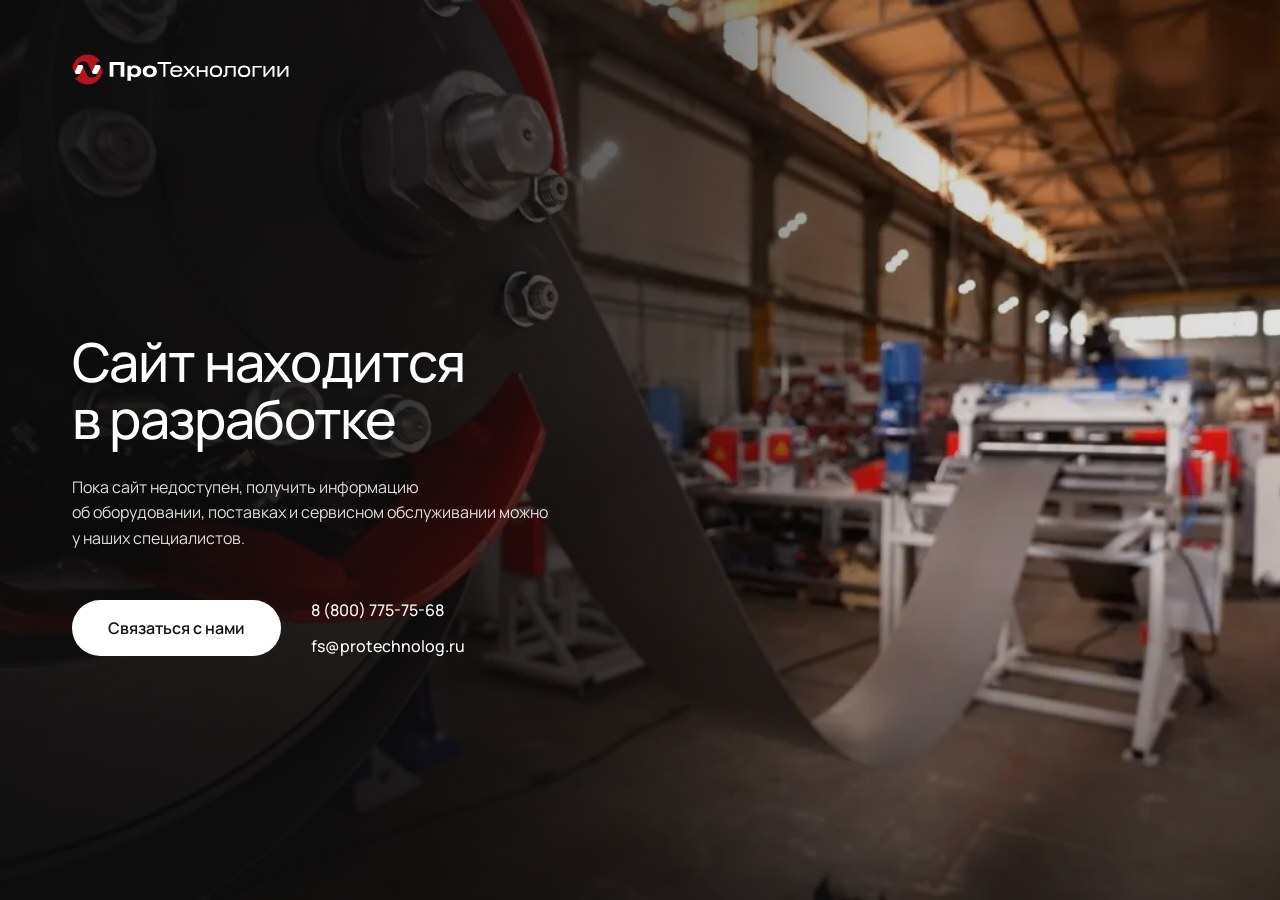
<file: index.html>
<!DOCTYPE html>
<html lang="ru">
<head>
  <meta charset="utf-8">
  <meta name="viewport" content="width=device-width, initial-scale=1, viewport-fit=cover">
  <title>Сайт в разработке — FeedSystems</title>
  <meta name="description" content="Сайт FeedSystems временно недоступен и находится в разработке. Информацию об оборудовании, поставках и сервисном обслуживании можно получить у специалистов «ПроТехнологии» по телефону 8 (800) 775-75-68.">

  <!-- ЗАГЛУШКА: удалите эту строку после запуска полноценного сайта, чтобы разрешить индексацию -->
  <meta name="robots" content="noindex, follow">

  <link rel="canonical" href="https://feedsystems.ru/">
  <meta name="theme-color" content="#121212">
  <meta name="format-detection" content="telephone=no">

  <link rel="icon" href="favicon.ico?v=2" sizes="32x32">
  <link rel="icon" href="favicon.svg?v=2" type="image/svg+xml">
  <link rel="apple-touch-icon" href="apple-touch-icon.png?v=2">

  <link rel="preload" href="fonts/manrope-cyrillic-wght-normal.woff2" as="font" type="font/woff2" crossorigin>
  <link rel="stylesheet" href="css/style.css">
</head>
<body>
  <div class="bg" aria-hidden="true">
    <picture>
      <source media="(max-width: 767px) and (orientation: portrait)" srcset="assets/background-mobile.webp">
      <source media="(max-width: 1440px)" srcset="assets/background-1280.webp 1280w, assets/background.webp 1920w" sizes="100vw">
      <img class="bg__img" src="assets/background.webp" alt="" width="1920" height="1080" fetchpriority="high">
    </picture>
  </div>

  <div class="page">
    <header class="header">
      <img class="logo" src="assets/logo.svg" alt="ПроТехнологии" width="212" height="31">
    </header>

    <main class="hero">
      <h1 class="hero__title">Сайт находится <br class="br-wide">в&nbsp;разработке</h1>
      <p class="hero__text">Пока сайт недоступен, получить информацию <br class="br-wide">об&nbsp;оборудовании, поставках и&nbsp;сервисном обслуживании можно у&nbsp;наших специалистов.</p>

      <div class="hero__actions">
        <a class="btn" href="https://protechnolog.ru/contact/">Связаться с&nbsp;нами</a>
        <ul class="contacts">
          <li><a class="contacts__link" href="tel:+78007757568">8&nbsp;(800)&nbsp;775-75-68</a></li>
          <li><a class="contacts__link" href="mailto:fs@protechnolog.ru">fs@protechnolog.ru</a></li>
        </ul>
      </div>
    </main>
  </div>
</body>
</html>
</file>
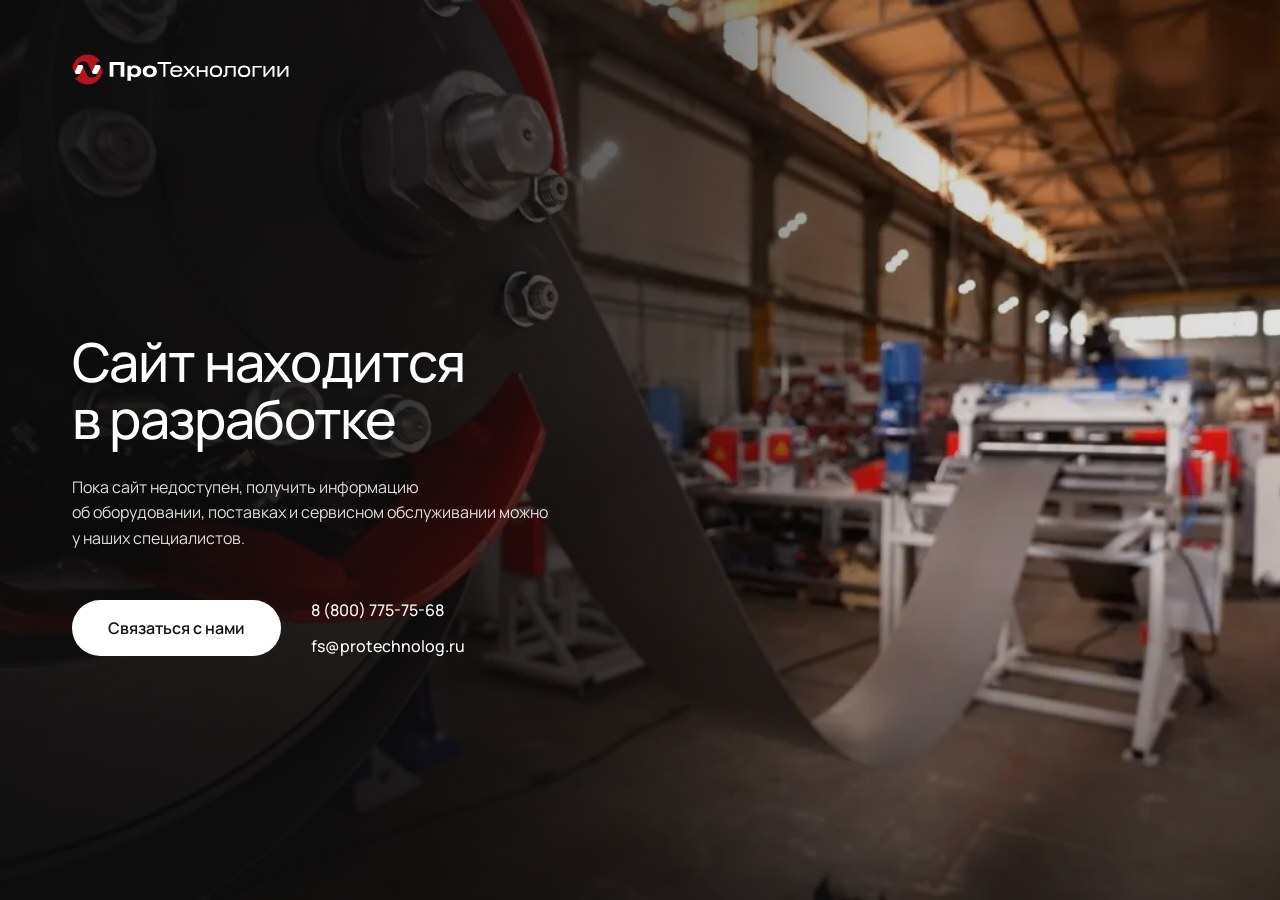
<file: feedsystems/index.html>
<!DOCTYPE html>
<html lang="ru">
<head>
  <meta charset="utf-8">
  <meta name="viewport" content="width=device-width, initial-scale=1, viewport-fit=cover">
  <title>Сайт в разработке — FeedSystems</title>
  <meta name="description" content="Сайт FeedSystems временно недоступен и находится в разработке. Информацию об оборудовании, поставках и сервисном обслуживании можно получить у специалистов «ПроТехнологии» по телефону 8 (800) 775-75-68.">

  <!-- ЗАГЛУШКА: удалите эту строку после запуска полноценного сайта, чтобы разрешить индексацию -->
  <meta name="robots" content="noindex, follow">

  <link rel="canonical" href="https://feedsystems.ru/">
  <meta name="theme-color" content="#121212">
  <meta name="format-detection" content="telephone=no">

  <link rel="icon" href="favicon.ico" sizes="32x32">
  <link rel="icon" href="favicon.svg" type="image/svg+xml">
  <link rel="apple-touch-icon" href="apple-touch-icon.png">

  <link rel="preload" href="fonts/manrope-cyrillic-wght-normal.woff2" as="font" type="font/woff2" crossorigin>
  <link rel="stylesheet" href="css/style.css">
</head>
<body>
  <div class="bg" aria-hidden="true">
    <picture>
      <source media="(max-width: 767px) and (orientation: portrait)" srcset="assets/background-mobile.webp">
      <source media="(max-width: 1440px)" srcset="assets/background-1280.webp 1280w, assets/background.webp 1920w" sizes="100vw">
      <img class="bg__img" src="assets/background.webp" alt="" width="1920" height="1080" fetchpriority="high">
    </picture>
  </div>

  <div class="page">
    <header class="header">
      <img class="logo" src="assets/logo.svg" alt="ПроТехнологии" width="212" height="31">
    </header>

    <main class="hero">
      <h1 class="hero__title">Сайт находится <br class="br-wide">в&nbsp;разработке</h1>
      <p class="hero__text">Пока сайт недоступен, получить информацию <br class="br-wide">об&nbsp;оборудовании, поставках и&nbsp;сервисном обслуживании можно у&nbsp;наших специалистов.</p>

      <div class="hero__actions">
        <a class="btn" href="https://protechnolog.ru/contact/">Связаться с&nbsp;нами</a>
        <ul class="contacts">
          <li><a class="contacts__link" href="tel:+78007757568">8&nbsp;(800)&nbsp;775-75-68</a></li>
          <li><a class="contacts__link" href="mailto:fs@protechnolog.ru">fs@protechnolog.ru</a></li>
        </ul>
      </div>
    </main>
  </div>
</body>
</html>
</file>
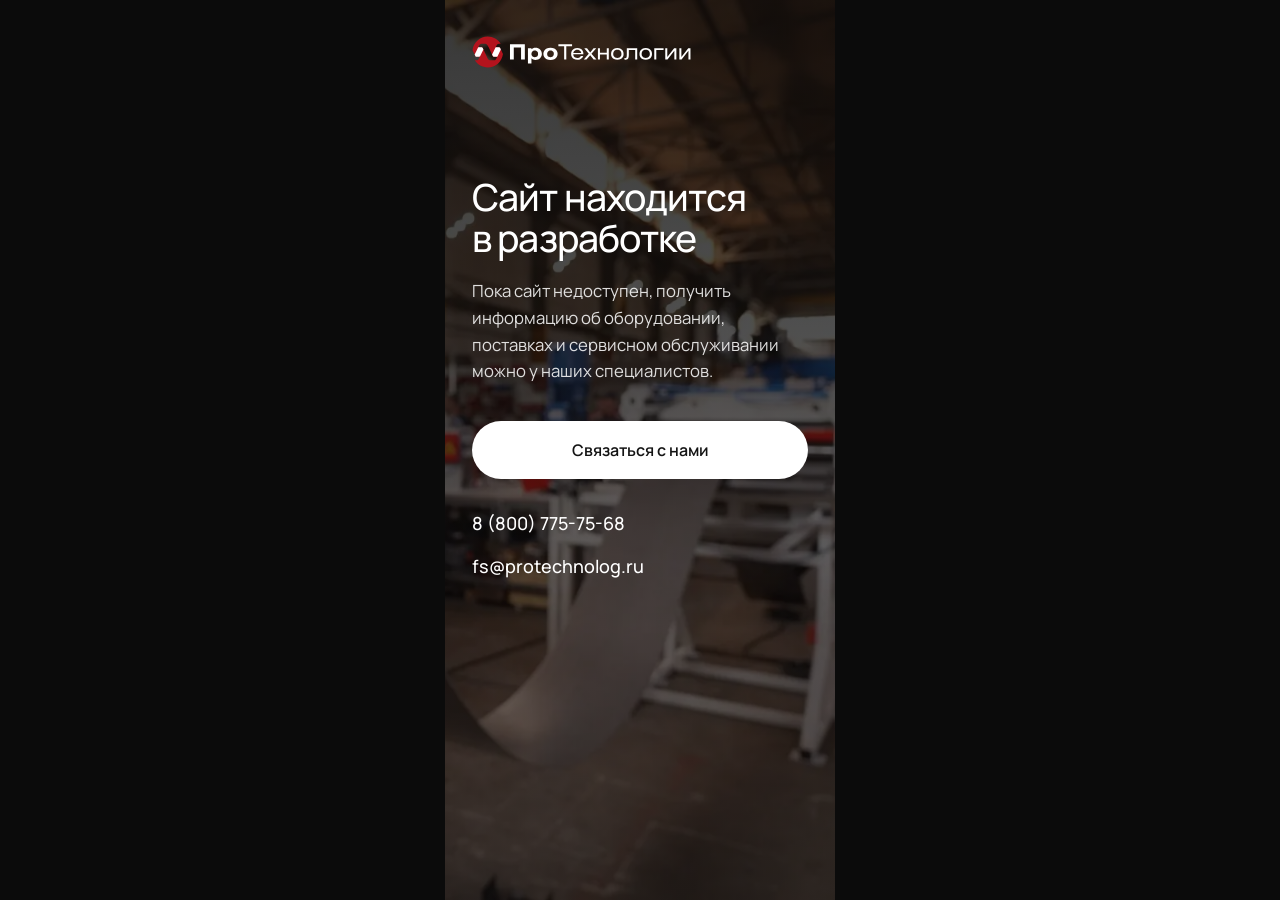
<file: mobile/index.html>
<!DOCTYPE html>
<html lang="ru">
<head>
  <meta charset="utf-8">
  <meta name="viewport" content="width=device-width, initial-scale=1, viewport-fit=cover">
  <title>Сайт в разработке — FeedSystems</title>
  <meta name="robots" content="noindex, nofollow">
  <link rel="icon" href="../favicon.ico?v=2" sizes="32x32">
  <link rel="icon" href="../favicon.svg?v=2" type="image/svg+xml">
  <link rel="apple-touch-icon" href="../apple-touch-icon.png?v=2">
  <style>
    html, body { margin: 0; height: 100%; background: #0b0b0b; overflow: hidden; }
    iframe {
      display: block;
      width: 100%;
      max-width: 390px;
      height: 100vh;
      height: 100dvh;
      margin: 0 auto;
      border: 0;
      background: #121212;
    }
  </style>
</head>
<body>
  <iframe id="screen" src="../index.html" title="Сайт в разработке — FeedSystems"></iframe>
  <script>
    // Внешние сайты обычно запрещают открывать себя внутри iframe,
    // поэтому ссылки на них открываем на всё окно.
    const f = document.getElementById('screen');
    f.addEventListener('load', () => {
      f.contentDocument.querySelectorAll('a[href^="http"]').forEach(a => { a.target = '_top'; });
    });
  </script>
</body>
</html>
</file>
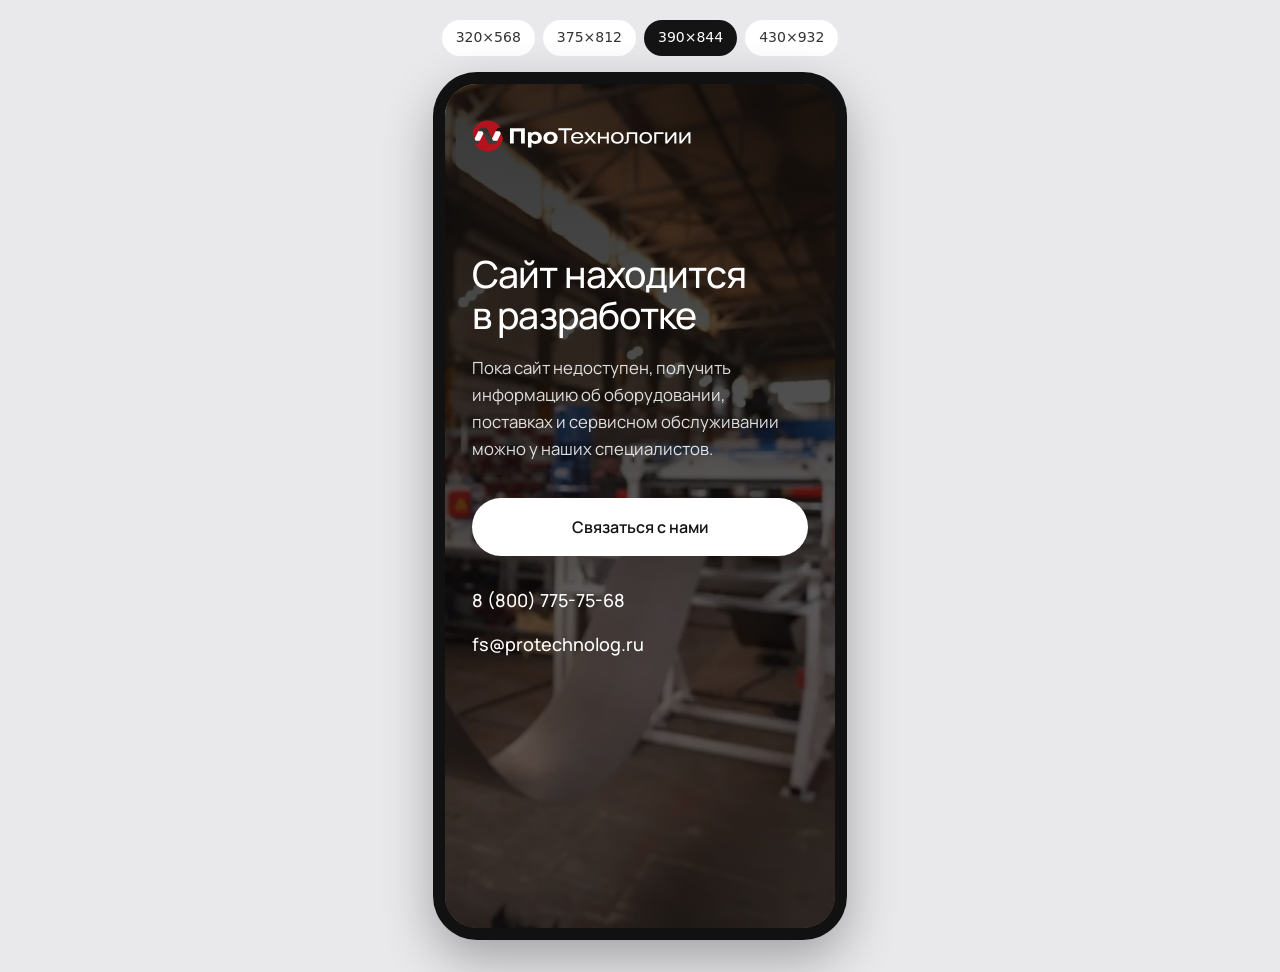
<file: feedsystems/mobile/index.html>
<!DOCTYPE html>
<html lang="ru">
<head>
  <meta charset="utf-8">
  <meta name="viewport" content="width=device-width, initial-scale=1">
  <title>Мобильная версия FeedSystems</title>
  <meta name="robots" content="noindex, nofollow">
  <link rel="icon" href="../favicon.svg" type="image/svg+xml">
  <style>
    :root { --bg: #e9e9ec; --text: #333; --frame: #111; --chip: #fff; --chip-on: #141414; --chip-on-text: #fff; }
    @media (prefers-color-scheme: dark) {
      :root:not([data-theme="light"]) { --bg: #1c1c1e; --text: #ddd; --frame: #000; --chip: #2c2c2e; --chip-on: #fff; --chip-on-text: #141414; }
    }
    :root[data-theme="dark"] { --bg: #1c1c1e; --text: #ddd; --frame: #000; --chip: #2c2c2e; --chip-on: #fff; --chip-on-text: #141414; }
    * { box-sizing: border-box; }
    body { margin: 0; min-height: 100vh; background: var(--bg); color: var(--text);
      font: 14px/1.4 system-ui, -apple-system, "Segoe UI", Roboto, sans-serif;
      display: flex; flex-direction: column; align-items: center; gap: 16px; padding: 20px 16px 32px; }
    .sizes { display: flex; flex-wrap: wrap; justify-content: center; gap: 8px; }
    .sizes button { border: 0; border-radius: 999px; padding: 8px 14px; background: var(--chip); color: inherit; font: inherit; cursor: pointer; }
    .sizes button[aria-pressed="true"] { background: var(--chip-on); color: var(--chip-on-text); }
    .phone { padding: 12px; border-radius: 44px; background: var(--frame); box-shadow: 0 20px 50px rgba(0,0,0,.3); max-width: 100%; }
    iframe { display: block; border: 0; border-radius: 32px; background: #121212; max-width: 100%; }
  </style>
</head>
<body>
  <div class="sizes" role="group" aria-label="Размер экрана">
    <button type="button" data-w="320" data-h="568">320×568</button>
    <button type="button" data-w="375" data-h="812">375×812</button>
    <button type="button" data-w="390" data-h="844" aria-pressed="true">390×844</button>
    <button type="button" data-w="430" data-h="932">430×932</button>
  </div>
  <div class="phone">
    <iframe id="screen" src="../index.html" width="390" height="844" title="feedsystems.ru — мобильная версия"></iframe>
  </div>
  <script>
    const f = document.getElementById('screen');
    // Внешние сайты обычно запрещают открывать себя внутри рамки (iframe),
    // поэтому в предпросмотре открываем такие ссылки в новой вкладке.
    f.addEventListener('load', () => {
      f.contentDocument.querySelectorAll('a[href^="http"]').forEach(a => {
        a.target = '_blank';
        a.rel = 'noopener';
      });
    });
    document.querySelectorAll('.sizes button').forEach(b => b.addEventListener('click', () => {
      document.querySelectorAll('.sizes button').forEach(x => x.setAttribute('aria-pressed', x === b));
      f.width = b.dataset.w; f.height = b.dataset.h;
    }));
  </script>
</body>
</html>
</file>
<file: css/style.css>
/* FeedSystems — страница-заглушка */

@font-face {
  font-family: "Manrope";
  font-style: normal;
  font-weight: 200 800;
  font-display: swap;
  src: url("../fonts/manrope-cyrillic-wght-normal.woff2") format("woff2");
  unicode-range: U+0301, U+0400-045F, U+0490-0491, U+04B0-04B1, U+2116;
}

@font-face {
  font-family: "Manrope";
  font-style: normal;
  font-weight: 200 800;
  font-display: swap;
  src: url("../fonts/manrope-latin-wght-normal.woff2") format("woff2");
  unicode-range: U+0000-00FF, U+0131, U+0152-0153, U+02BB-02BC, U+02C6, U+02DA, U+02DC, U+0304, U+0308, U+0329, U+2000-206F, U+20AC, U+2122, U+2191, U+2193, U+2212, U+2215, U+FEFF, U+FFFD;
}

:root {
  --c-bg: #121212;
  --c-text: #ffffff;
  --c-text-muted: rgba(255, 255, 255, 0.86);
  --c-btn-text: #141414;

  /* Горизонтальные поля страницы */
  --gutter: clamp(24px, 5.6vw, 108px);
}

*,
*::before,
*::after {
  box-sizing: border-box;
}

html {
  -webkit-text-size-adjust: 100%;
  text-size-adjust: 100%;
}

body {
  margin: 0;
  min-width: 320px;
  background-color: var(--c-bg);
  color: var(--c-text);
  font-family: "Manrope", "Segoe UI", Roboto, Arial, sans-serif;
  font-weight: 400;
  line-height: 1.5;
  -webkit-font-smoothing: antialiased;
  -moz-osx-font-smoothing: grayscale;
  overflow-x: hidden;
}

img {
  display: block;
  max-width: 100%;
}

/* ---------- Фон ---------- */

.bg {
  position: fixed;
  inset: 0;
  z-index: 0;
  overflow: hidden;
  background-color: var(--c-bg);
}

.bg__img {
  width: 100%;
  height: 100%;
  object-fit: cover;
  object-position: 62% 50%;
}

/* Адаптивное затемнение: плотное слева под текстом, светлее справа над оборудованием */
.bg::after {
  content: "";
  position: absolute;
  inset: 0;
  background:
    linear-gradient(90deg,
      rgba(12, 12, 12, 0.92) 0%,
      rgba(12, 12, 12, 0.84) 30%,
      rgba(12, 12, 12, 0.6) 52%,
      rgba(12, 12, 12, 0.18) 72%,
      rgba(12, 12, 12, 0.12) 100%),
    linear-gradient(0deg,
      rgba(12, 12, 12, 0.55) 0%,
      rgba(12, 12, 12, 0) 35%);
}

/* ---------- Каркас ---------- */

.page {
  position: relative;
  z-index: 1;
  display: flex;
  flex-direction: column;
  min-height: 100vh;
  min-height: 100svh;
  padding:
    max(clamp(28px, 6vh, 64px), env(safe-area-inset-top))
    max(var(--gutter), env(safe-area-inset-right))
    max(clamp(32px, 8vh, 96px), env(safe-area-inset-bottom))
    max(var(--gutter), env(safe-area-inset-left));
}

.header {
  flex: none;
}

.logo {
  width: clamp(200px, 17vw, 330px);
  height: auto;
}

.hero {
  flex: 1 0 auto;
  display: flex;
  flex-direction: column;
  justify-content: center;
  max-width: 760px;
  padding-top: clamp(48px, 9vh, 120px);
}

.hero__title {
  margin: 0;
  font-size: clamp(40px, 4.2vw, 80px);
  font-weight: 500;
  line-height: 1.06;
  letter-spacing: -0.025em;
  text-wrap: balance;
}

.hero__text {
  margin: clamp(20px, 2.2vw, 36px) 0 0;
  max-width: 31em;
  font-size: clamp(16px, 1.15vw, 22px);
  line-height: 1.6;
  color: var(--c-text-muted);
}

.hero__actions {
  display: flex;
  flex-wrap: wrap;
  align-items: center;
  gap: 24px clamp(28px, 2.4vw, 44px);
  margin-top: clamp(32px, 3.4vw, 56px);
}

/* ---------- Кнопка ---------- */

.btn {
  display: inline-flex;
  align-items: center;
  justify-content: center;
  min-height: clamp(56px, 3.7vw, 70px);
  padding: 0 clamp(36px, 2.6vw, 48px);
  border-radius: 999px;
  background-color: #ffffff;
  color: var(--c-btn-text);
  font-size: clamp(16px, 1.05vw, 20px);
  font-weight: 600;
  line-height: 1.2;
  text-align: center;
  text-decoration: none;
  white-space: nowrap;
  transition: background-color 0.2s ease, transform 0.2s ease, box-shadow 0.2s ease;
}

.btn:hover {
  background-color: #ececec;
  box-shadow: 0 10px 30px rgba(0, 0, 0, 0.35);
}

.btn:active {
  transform: translateY(1px);
}

/* ---------- Контакты ---------- */

.contacts {
  display: flex;
  flex-direction: column;
  gap: 6px;
  margin: 0;
  padding: 0;
  list-style: none;
}

.contacts__link {
  display: inline-block;
  padding: 4px 0;
  color: var(--c-text);
  font-size: clamp(16px, 1.05vw, 20px);
  font-weight: 500;
  line-height: 1.4;
  text-decoration: none;
  text-underline-offset: 4px;
  text-decoration-thickness: 1px;
  white-space: nowrap;
}

.contacts__link:hover {
  text-decoration-line: underline;
}

.btn:focus-visible,
.contacts__link:focus-visible {
  outline: 2px solid #ffffff;
  outline-offset: 4px;
}

/* ---------- Мобильная версия ---------- */

@media (max-width: 767px) {
  :root {
    --gutter: clamp(24px, 7vw, 32px);
  }

  .br-wide {
    display: none;
  }

  .bg__img {
    object-position: 50% 50%;
  }

  .bg::after {
    background:
      linear-gradient(180deg,
        rgba(12, 12, 12, 0.82) 0%,
        rgba(12, 12, 12, 0.7) 45%,
        rgba(12, 12, 12, 0.6) 70%,
        rgba(12, 12, 12, 0.72) 100%);
  }

  .page {
    padding-top: max(36px, env(safe-area-inset-top));
    padding-bottom: max(40px, env(safe-area-inset-bottom));
  }

  .logo {
    width: clamp(188px, 56vw, 232px);
  }

  .hero {
    justify-content: flex-start;
    padding-top: clamp(56px, 12vh, 120px);
  }

  .hero__title {
    font-size: clamp(32px, 9.6vw, 44px);
    line-height: 1.1;
  }

  .hero__text {
    font-size: clamp(15px, 4.3vw, 18px);
    margin-top: 20px;
  }

  .hero__actions {
    flex-direction: column;
    align-items: stretch;
    gap: 28px;
    margin-top: 36px;
  }

  .btn {
    width: 100%;
    max-width: 420px;
    min-height: 58px;
    padding: 0 24px;
  }

  .contacts {
    gap: 10px;
  }

  .contacts__link {
    font-size: 18px;
  }
}

/* Компактные телефоны (320×568) */
@media (max-width: 767px) and (max-height: 640px) {
  .page {
    padding-top: max(28px, env(safe-area-inset-top));
    padding-bottom: max(28px, env(safe-area-inset-bottom));
  }

  .hero {
    padding-top: 44px;
  }
}

/* Невысокие экраны (ноутбуки 1280×720, телефоны в альбомной ориентации) */
@media (min-width: 768px) and (max-height: 760px) {
  .page {
    padding-top: 32px;
    padding-bottom: 40px;
  }

  .hero {
    padding-top: 40px;
  }
}

@media (prefers-reduced-motion: reduce) {
  .btn {
    transition: none;
  }
}
</file>
<file: feedsystems/css/style.css>
/* FeedSystems — страница-заглушка */

@font-face {
  font-family: "Manrope";
  font-style: normal;
  font-weight: 200 800;
  font-display: swap;
  src: url("../fonts/manrope-cyrillic-wght-normal.woff2") format("woff2");
  unicode-range: U+0301, U+0400-045F, U+0490-0491, U+04B0-04B1, U+2116;
}

@font-face {
  font-family: "Manrope";
  font-style: normal;
  font-weight: 200 800;
  font-display: swap;
  src: url("../fonts/manrope-latin-wght-normal.woff2") format("woff2");
  unicode-range: U+0000-00FF, U+0131, U+0152-0153, U+02BB-02BC, U+02C6, U+02DA, U+02DC, U+0304, U+0308, U+0329, U+2000-206F, U+20AC, U+2122, U+2191, U+2193, U+2212, U+2215, U+FEFF, U+FFFD;
}

:root {
  --c-bg: #121212;
  --c-text: #ffffff;
  --c-text-muted: rgba(255, 255, 255, 0.86);
  --c-btn-text: #141414;

  /* Горизонтальные поля страницы */
  --gutter: clamp(24px, 5.6vw, 108px);
}

*,
*::before,
*::after {
  box-sizing: border-box;
}

html {
  -webkit-text-size-adjust: 100%;
  text-size-adjust: 100%;
}

body {
  margin: 0;
  min-width: 320px;
  background-color: var(--c-bg);
  color: var(--c-text);
  font-family: "Manrope", "Segoe UI", Roboto, Arial, sans-serif;
  font-weight: 400;
  line-height: 1.5;
  -webkit-font-smoothing: antialiased;
  -moz-osx-font-smoothing: grayscale;
  overflow-x: hidden;
}

img {
  display: block;
  max-width: 100%;
}

/* ---------- Фон ---------- */

.bg {
  position: fixed;
  inset: 0;
  z-index: 0;
  overflow: hidden;
  background-color: var(--c-bg);
}

.bg__img {
  width: 100%;
  height: 100%;
  object-fit: cover;
  object-position: 62% 50%;
}

/* Адаптивное затемнение: плотное слева под текстом, светлее справа над оборудованием */
.bg::after {
  content: "";
  position: absolute;
  inset: 0;
  background:
    linear-gradient(90deg,
      rgba(12, 12, 12, 0.92) 0%,
      rgba(12, 12, 12, 0.84) 30%,
      rgba(12, 12, 12, 0.6) 52%,
      rgba(12, 12, 12, 0.18) 72%,
      rgba(12, 12, 12, 0.12) 100%),
    linear-gradient(0deg,
      rgba(12, 12, 12, 0.55) 0%,
      rgba(12, 12, 12, 0) 35%);
}

/* ---------- Каркас ---------- */

.page {
  position: relative;
  z-index: 1;
  display: flex;
  flex-direction: column;
  min-height: 100vh;
  min-height: 100svh;
  padding:
    max(clamp(28px, 6vh, 64px), env(safe-area-inset-top))
    max(var(--gutter), env(safe-area-inset-right))
    max(clamp(32px, 8vh, 96px), env(safe-area-inset-bottom))
    max(var(--gutter), env(safe-area-inset-left));
}

.header {
  flex: none;
}

.logo {
  width: clamp(200px, 17vw, 330px);
  height: auto;
}

.hero {
  flex: 1 0 auto;
  display: flex;
  flex-direction: column;
  justify-content: center;
  max-width: 760px;
  padding-top: clamp(48px, 9vh, 120px);
}

.hero__title {
  margin: 0;
  font-size: clamp(40px, 4.2vw, 80px);
  font-weight: 500;
  line-height: 1.06;
  letter-spacing: -0.025em;
  text-wrap: balance;
}

.hero__text {
  margin: clamp(20px, 2.2vw, 36px) 0 0;
  max-width: 31em;
  font-size: clamp(16px, 1.15vw, 22px);
  line-height: 1.6;
  color: var(--c-text-muted);
}

.hero__actions {
  display: flex;
  flex-wrap: wrap;
  align-items: center;
  gap: 24px clamp(28px, 2.4vw, 44px);
  margin-top: clamp(32px, 3.4vw, 56px);
}

/* ---------- Кнопка ---------- */

.btn {
  display: inline-flex;
  align-items: center;
  justify-content: center;
  min-height: clamp(56px, 3.7vw, 70px);
  padding: 0 clamp(36px, 2.6vw, 48px);
  border-radius: 999px;
  background-color: #ffffff;
  color: var(--c-btn-text);
  font-size: clamp(16px, 1.05vw, 20px);
  font-weight: 600;
  line-height: 1.2;
  text-align: center;
  text-decoration: none;
  white-space: nowrap;
  transition: background-color 0.2s ease, transform 0.2s ease, box-shadow 0.2s ease;
}

.btn:hover {
  background-color: #ececec;
  box-shadow: 0 10px 30px rgba(0, 0, 0, 0.35);
}

.btn:active {
  transform: translateY(1px);
}

/* ---------- Контакты ---------- */

.contacts {
  display: flex;
  flex-direction: column;
  gap: 6px;
  margin: 0;
  padding: 0;
  list-style: none;
}

.contacts__link {
  display: inline-block;
  padding: 4px 0;
  color: var(--c-text);
  font-size: clamp(16px, 1.05vw, 20px);
  font-weight: 500;
  line-height: 1.4;
  text-decoration: none;
  text-underline-offset: 4px;
  text-decoration-thickness: 1px;
  white-space: nowrap;
}

.contacts__link:hover {
  text-decoration-line: underline;
}

.btn:focus-visible,
.contacts__link:focus-visible {
  outline: 2px solid #ffffff;
  outline-offset: 4px;
}

/* ---------- Мобильная версия ---------- */

@media (max-width: 767px) {
  :root {
    --gutter: clamp(24px, 7vw, 32px);
  }

  .br-wide {
    display: none;
  }

  .bg__img {
    object-position: 50% 50%;
  }

  .bg::after {
    background:
      linear-gradient(180deg,
        rgba(12, 12, 12, 0.82) 0%,
        rgba(12, 12, 12, 0.7) 45%,
        rgba(12, 12, 12, 0.6) 70%,
        rgba(12, 12, 12, 0.72) 100%);
  }

  .page {
    padding-top: max(36px, env(safe-area-inset-top));
    padding-bottom: max(40px, env(safe-area-inset-bottom));
  }

  .logo {
    width: clamp(188px, 56vw, 232px);
  }

  .hero {
    justify-content: flex-start;
    padding-top: clamp(56px, 12vh, 120px);
  }

  .hero__title {
    font-size: clamp(32px, 9.6vw, 44px);
    line-height: 1.1;
  }

  .hero__text {
    font-size: clamp(15px, 4.3vw, 18px);
    margin-top: 20px;
  }

  .hero__actions {
    flex-direction: column;
    align-items: stretch;
    gap: 28px;
    margin-top: 36px;
  }

  .btn {
    width: 100%;
    max-width: 420px;
    min-height: 58px;
    padding: 0 24px;
  }

  .contacts {
    gap: 10px;
  }

  .contacts__link {
    font-size: 18px;
  }
}

/* Компактные телефоны (320×568) */
@media (max-width: 767px) and (max-height: 640px) {
  .page {
    padding-top: max(28px, env(safe-area-inset-top));
    padding-bottom: max(28px, env(safe-area-inset-bottom));
  }

  .hero {
    padding-top: 44px;
  }
}

/* Невысокие экраны (ноутбуки 1280×720, телефоны в альбомной ориентации) */
@media (min-width: 768px) and (max-height: 760px) {
  .page {
    padding-top: 32px;
    padding-bottom: 40px;
  }

  .hero {
    padding-top: 40px;
  }
}

@media (prefers-reduced-motion: reduce) {
  .btn {
    transition: none;
  }
}
</file>
